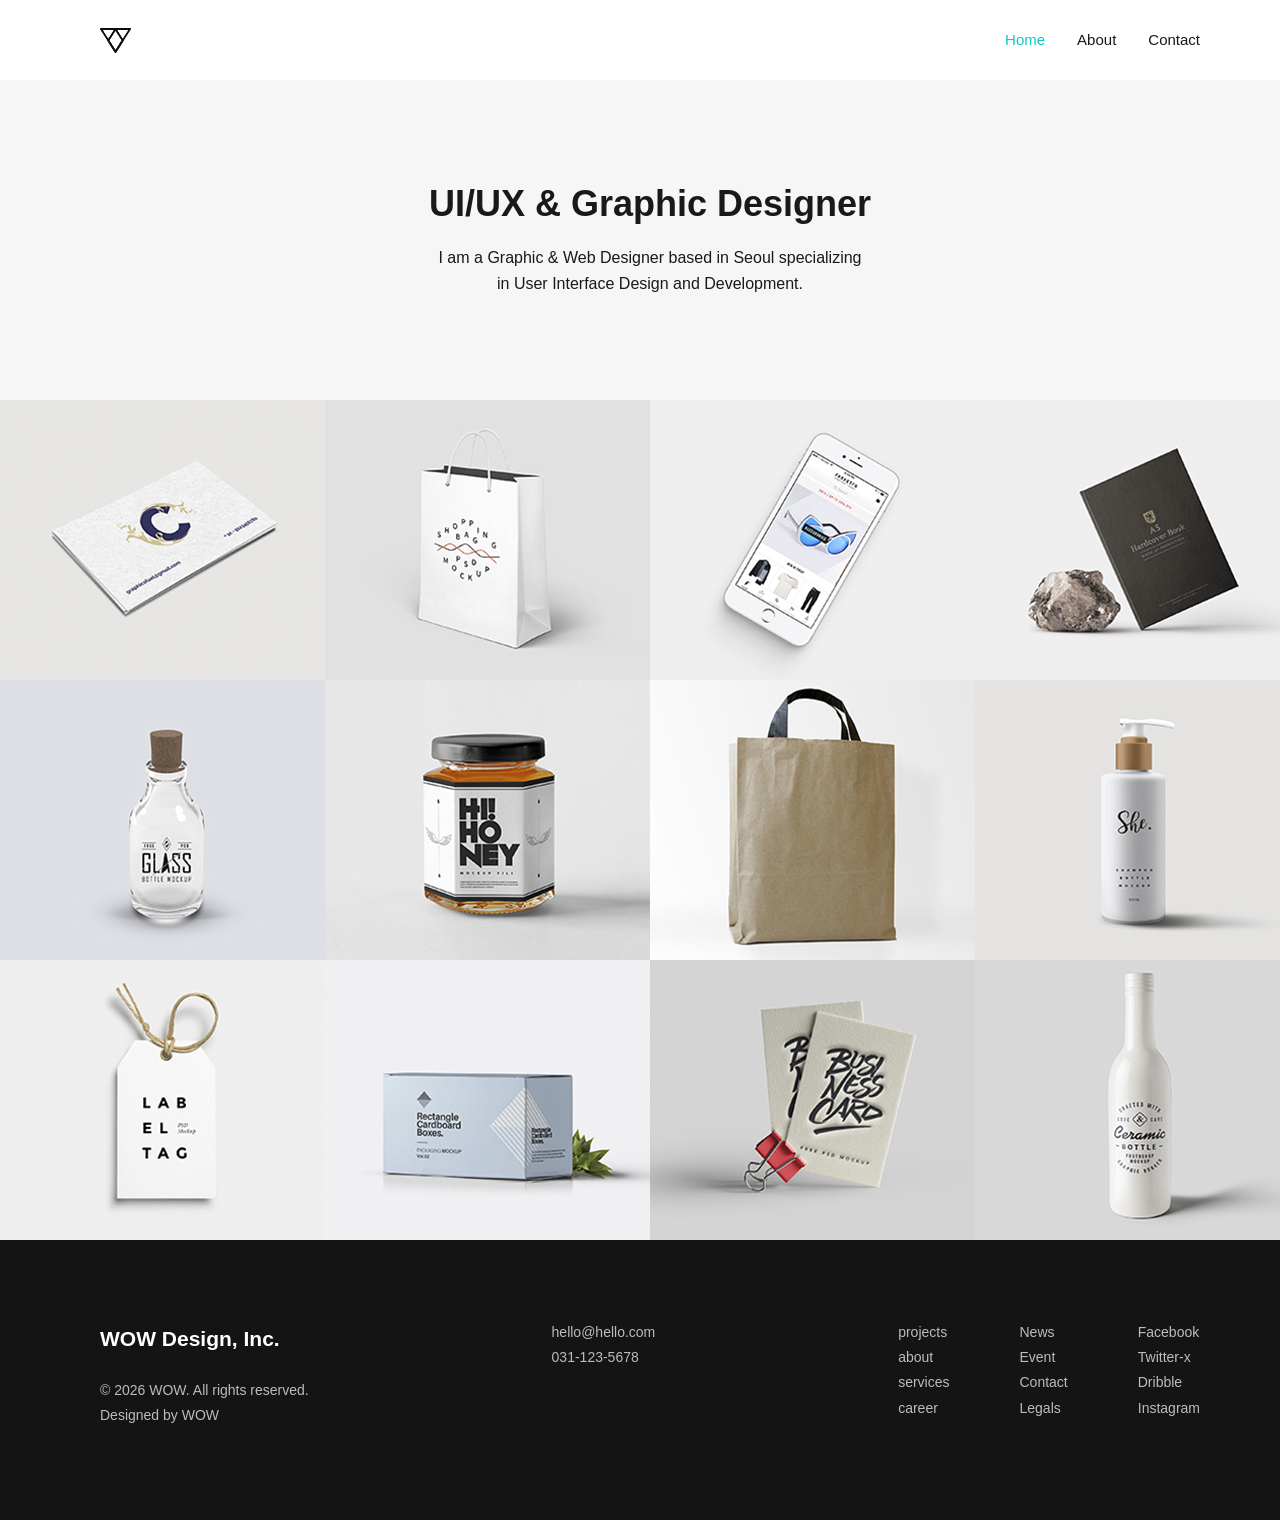
<file: index.html>
<!DOCTYPE html>
<html lang="en">

<head>
    <meta charset="UTF-8">
    <meta name="viewport" content="width=device-width, initial-scale=1.0">
    <title>main page</title>
    <link rel="stylesheet" href="css/header.css">
    <link rel="stylesheet" href="css/main.css">
    <link rel="stylesheet" href="css/footer.css">
</head>

<body>
    <header>
        <div class="container">
            <h1 class="logo">
                <a href="#"><img src="images/logo.png" alt="logo"></a>
            </h1>
            <ul class="gnb">
                <li class="on"><a href="index.html">Home</a></li>
                <li><a href="about.html">About</a></li>
                <li><a href="contact.html">Contact</a></li>
            </ul>
        </div>
    </header>
    <main>
        <section id="banner">
            <div class="container">
                <h1>UI/UX &amp; Graphic Designer</h1>
                <p>I am a Graphic &amp; Web Designer based in Seoul specializing <br>
                    in User Interface Design and Development.
                </p>
            </div>
        </section>
        <section id="contents">
            <div class="container">
                <article class="box">
                    <div class="eye">
                    </div>
                    <img src="images/image01.jpg" alt="image">
                </article>
                <article class="box">
                    <div class="eye">
                    </div>
                    <img src="images/image02.jpg" alt="image">
                </article>
                <article class="box">
                    <div class="eye">
                    </div>
                    <img src="images/image03.jpg" alt="image">
                </article>
                <article class="box">
                    <div class="eye">
                    </div>
                    <img src="images/image04.jpg" alt="image">
                </article>
                <article class="box">
                    <div class="eye">
                    </div>
                    <img src="images/image05.jpg" alt="image">
                </article>
                <article class="box">
                    <div class="eye">
                    </div>
                    <img src="images/image06.jpg" alt="image">
                </article>
                <article class="box">
                    <div class="eye">
                    </div>
                    <img src="images/image07.jpg" alt="image">
                </article>
                <article class="box">
                    <div class="eye"></div>
                    <img src="images/image08.jpg" alt="image">
                </article>
                <article class="box">
                    <div class="eye">
                    </div>
                    <img src="images/image09.jpg" alt="image">
                </article>
                <article class="box">
                    <div class="eye">
                    </div>
                    <img src="images/image10.jpg" alt="image">
                </article>
                <article class="box">
                    <div class="eye">
                    </div>
                    <img src="images/image11.jpg" alt="image">
                </article>
                <article class="box">
                    <div class="eye">
                    </div>
                    <img src="images/image12.jpg" alt="image">
                </article>
            </div>
        </section>
    </main>
    <footer>
        <div class="container">
            <div class="author"> <!-- 저작자 -->
                <h2>WOW Design, Inc.</h2>
                <p>
                    &copy; 2026 WOW. All rights reserved. <br>
                    Designed by WOW
                </p>
            </div>
            <div class="address">
                <p>hello@hello.com</p>
                <p>031-123-5678</p>
            </div>
            <div class="links">
                <ul>
                    <li><a href="#">projects</a></li>
                    <li><a href="#">about</a></li>
                    <li><a href="#">services</a></li>
                    <li><a href="#">career</a></li>
                </ul>
                <ul>
                    <li><a href="#">News</a></li>
                    <li><a href="#">Event</a></li>
                    <li><a href="#">Contact</a></li>
                    <li><a href="#">Legals</a></li>
                </ul>
                <ul>
                    <li><a href="#">Facebook</a></li>
                    <li><a href="#">Twitter-x</a></li>
                    <li><a href="#">Dribble</a></li>
                    <li><a href="#">Instagram</a></li>
                </ul>
            </div>
        </div>
    </footer>
</body>

</html>
</file>
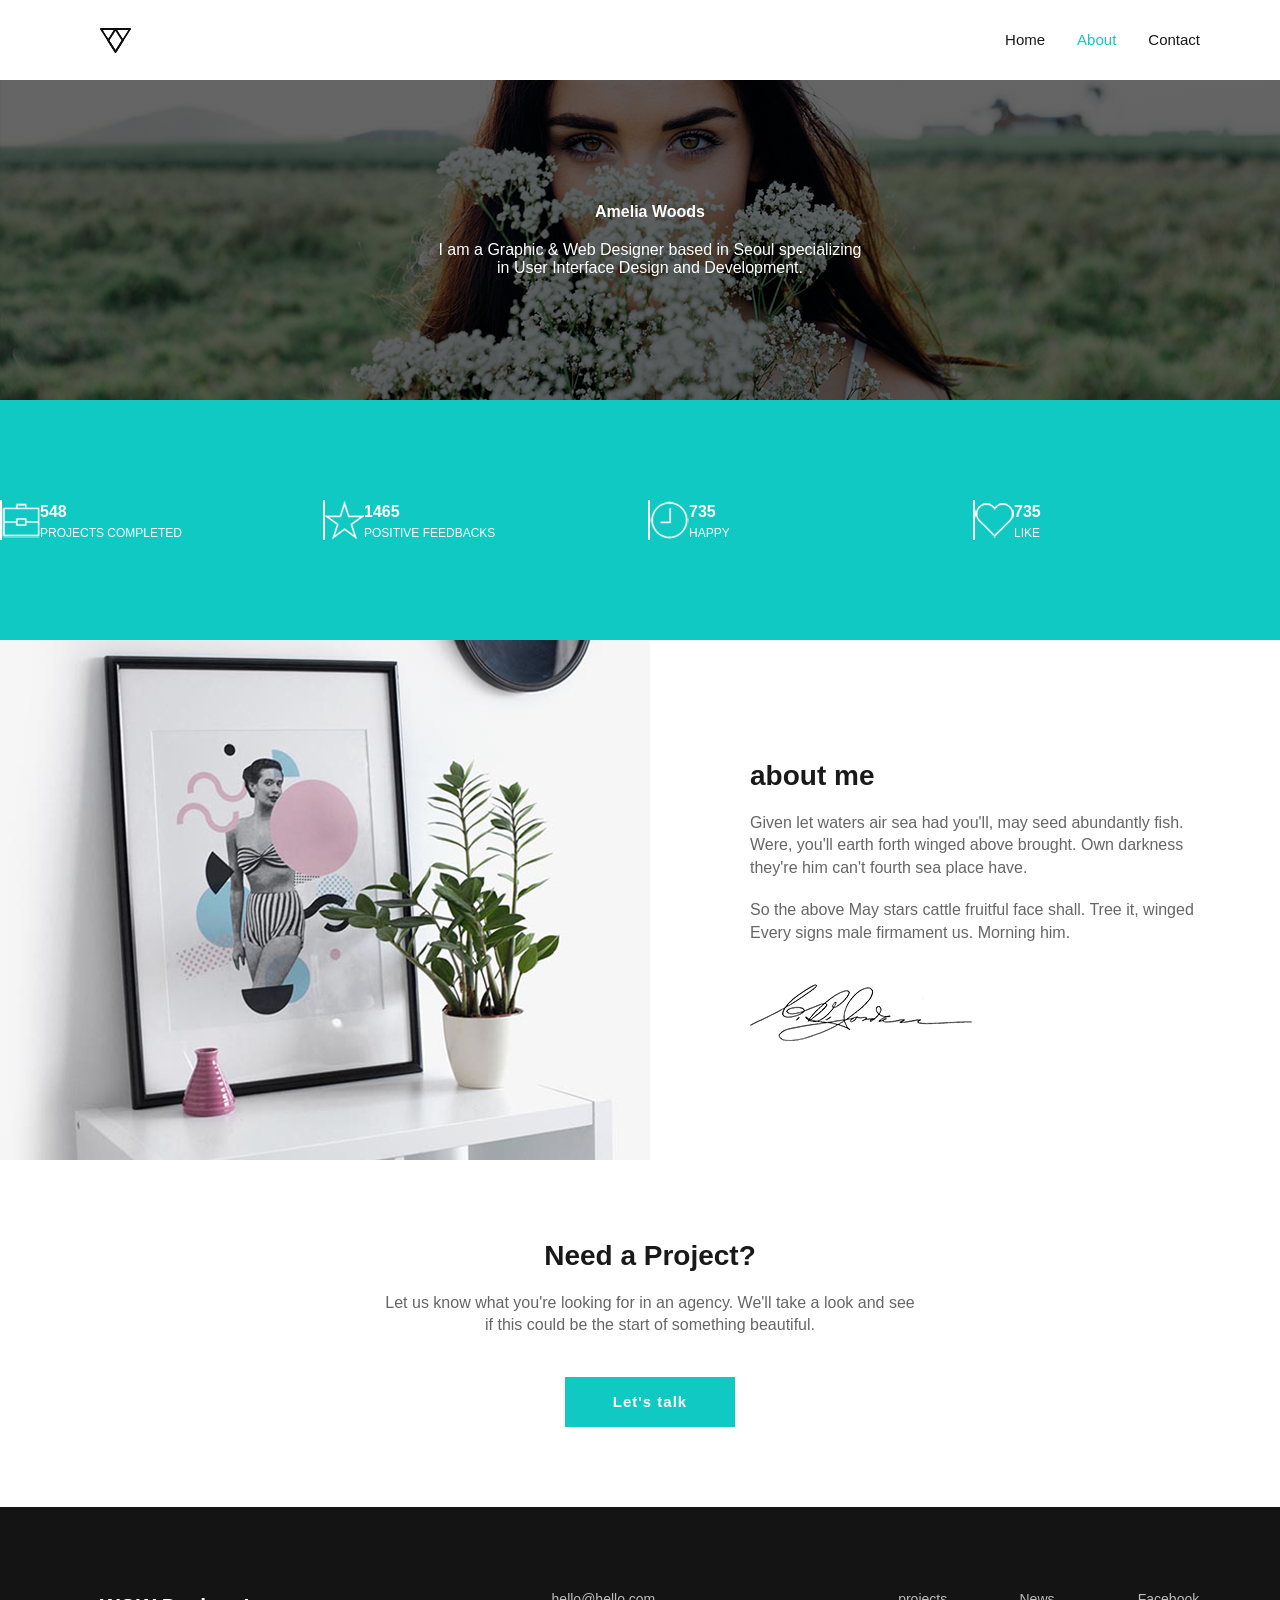
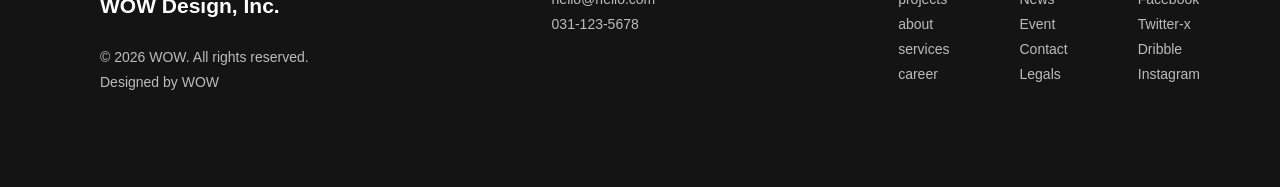
<file: about.html>
<!DOCTYPE html>
<html lang="en">

<head>
    <meta charset="UTF-8">
    <meta name="viewport" content="width=device-width, initial-scale=1.0">
    <title>about page</title>
    <link rel="stylesheet" href="css/header.css">
    <link rel="stylesheet" href="css/about.css">
    <link rel="stylesheet" href="css/footer.css">
</head>

<body>
    <header>
        <div class="container">
            <h1 class="logo">
                <a href="#"><img src="images/logo.png" alt="logo"></a>
            </h1>
            <ul class="gnb">
                <li><a href="index.html">Home</a></li>
                <li class="on"><a href="about.html">About</a></li>
                <li><a href="contact.html">Contact</a></li>
            </ul>
        </div>
    </header>
    <main>
        <section id="banner">
            <div class="container">
                <h1>Amelia Woods</h1>
                <p>I am a Graphic &amp; Web Designer based in Seoul specializing <br>
                    in User Interface Design and Development.
                </p>
            </div>
        </section>
        <section id="numbers">
            <div class="container">
                <article class="item">
                    <img src="images/bag.png" alt="">
                    <p>
                        <b>548</b><br>
                        projects completed
                    </p>
                </article>
                <article class="item">
                    <img src="images/star.png" alt="">
                    <p>
                        <b>1465</b><br>
                        positive feedbacks
                    </p>
                </article>
                <article class="item">
                    <img src="images/clock.png" alt="">
                    <p>
                        <b>735</b><br>
                        happy
                    </p>
                </article>
                <article class="item">
                    <img src="images/heart.png" alt="">
                    <p>
                        <b>735</b><br>
                        like
                    </p>
                </article>
            </div>
        </section>
        <section id="about_me">
            <div class="container">
                <div class="pic"></div>
                <div class="txt">
                    <h1>about me</h1>
                    <p>Given let waters air sea had you'll, may seed abundantly fish. Were, you'll earth forth winged
                        above brought. Own darkness they're him can't fourth sea place have.</p>
                    <p>So the above May stars cattle fruitful face shall. Tree it, winged Every signs male firmament us.
                        Morning him. <img src="images/sign.png" alt=""> </p>
                </div>
            </div>
        </section>
        <section id="project">
            <div class="container">
            <h1>Need a Project?</h1>
            <p>
                Let us know what you're looking for in an agency. We'll take a look and see<br>
                if this could be the start of something beautiful.
            </p>
            <button>Let's talk</button>
            </div>
        </section>
    </main>
    <footer>
        <div class="container">
            <div class="author"> <!-- 저작자 -->
                <h2>WOW Design, Inc.</h2>
                <p>
                    &copy; 2026 WOW. All rights reserved. <br>
                    Designed by WOW
                </p>
            </div>
            <div class="address">
                <p>hello@hello.com</p>
                <p>031-123-5678</p>
            </div>
            <div class="links">
                <ul>
                    <li><a href="#">projects</a></li>
                    <li><a href="#">about</a></li>
                    <li><a href="#">services</a></li>
                    <li><a href="#">career</a></li>
                </ul>
                <ul>
                    <li><a href="#">News</a></li>
                    <li><a href="#">Event</a></li>
                    <li><a href="#">Contact</a></li>
                    <li><a href="#">Legals</a></li>
                </ul>
                <ul>
                    <li><a href="#">Facebook</a></li>
                    <li><a href="#">Twitter-x</a></li>
                    <li><a href="#">Dribble</a></li>
                    <li><a href="#">Instagram</a></li>
                </ul>
            </div>
        </div>
    </footer>
</body>

</html>
</file>
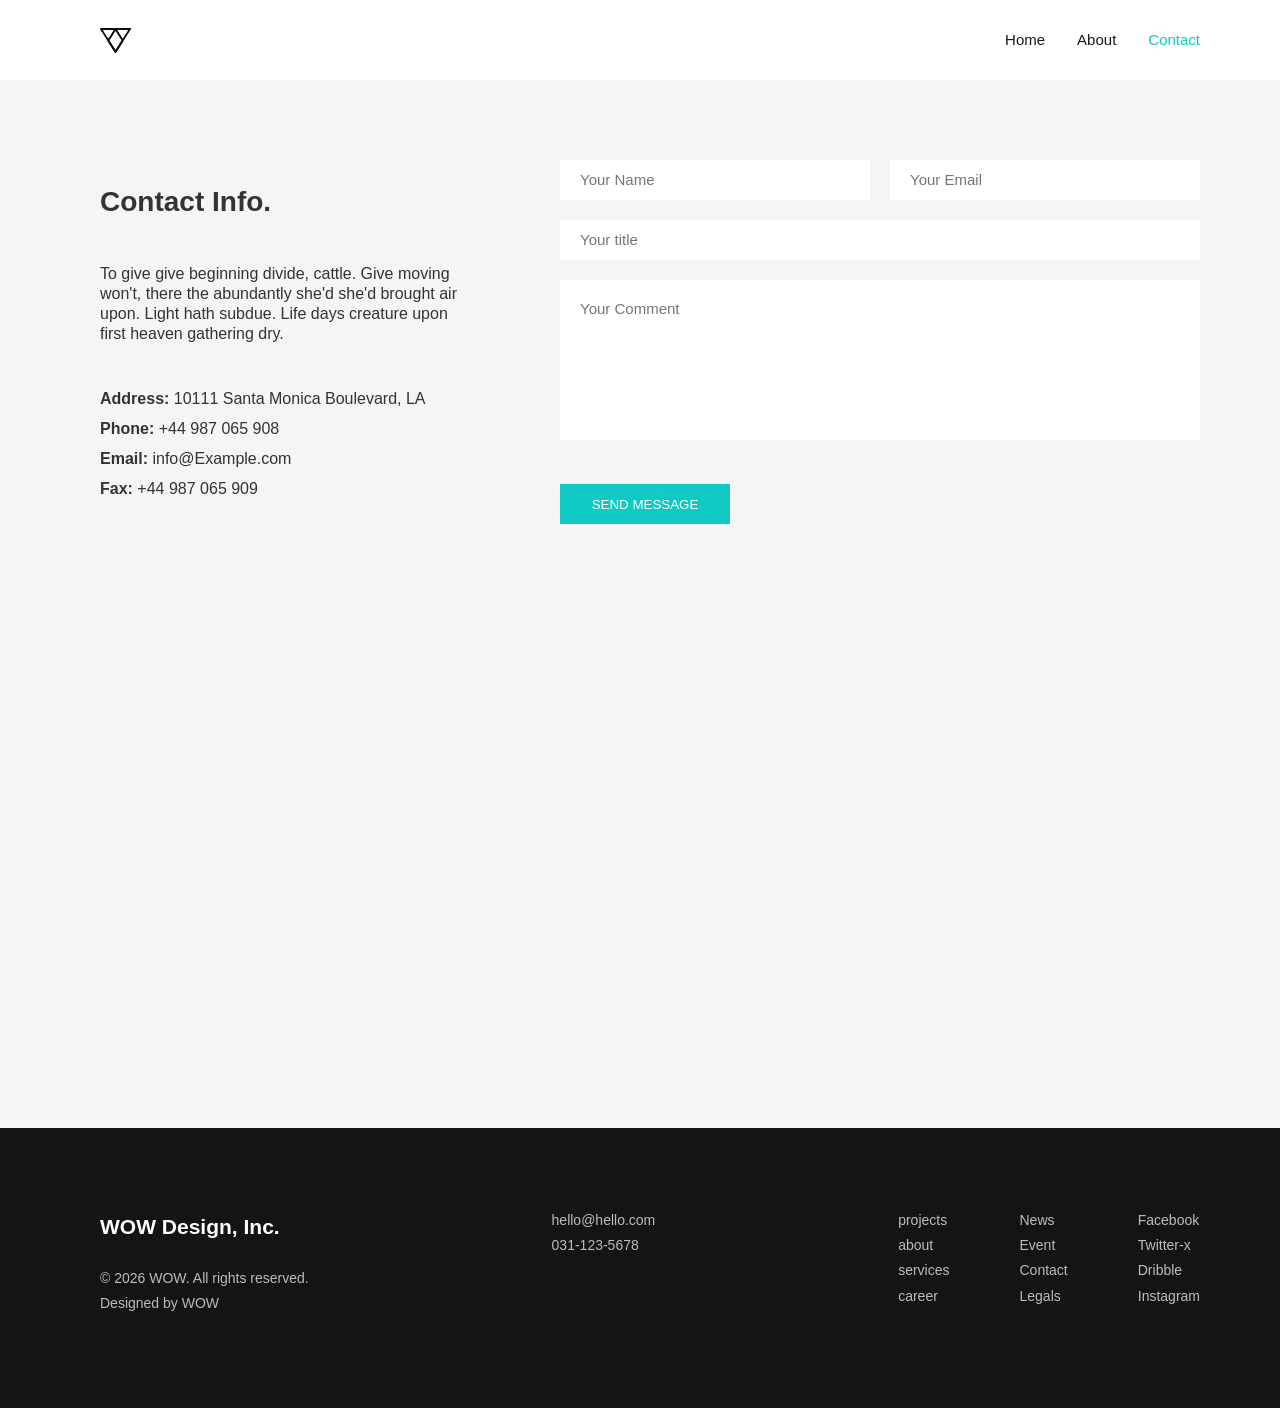
<file: contact.html>
<!DOCTYPE html>
<html lang="en">

<head>
    <meta charset="UTF-8">
    <meta name="viewport" content="width=device-width, initial-scale=1.0">
    <title>contact page</title>
    <link rel="stylesheet" href="css/header.css">
    <link rel="stylesheet" href="css/contact.css">
    <link rel="stylesheet" href="css/footer.css">
</head>

<body>
    <header>
        <div class="container">
            <h1 class="logo">
                <a href="#"><img src="images/logo.png" alt="logo"></a>
            </h1>
            <ul class="gnb">
                <li><a href="index.html">Home</a></li>
                <li><a href="about.html">About</a></li>
                <li class="on"><a href="contact.html">Contact</a></li>
            </ul>
        </div>
    </header>
    <main>
      <section id="contact">
      <div class="container">
        <div class="info">
          <h1>Contact Info.</h1>
          <p class="txt">To give give beginning divide, cattle. Give moving<br>
            won't, there the abundantly she'd she'd brought air<br>
            upon. Light hath subdue. Life days creature upon<br>
            first heaven gathering dry.
          </p>
          <p class="address"><b>Address:</b> 10111 Santa Monica Boulevard, LA</p>
          <p class="phone"><b>Phone:</b> +44 987 065 908</p>
          <p class="email"><b>Email:</b> info@Example.com</p>
          <p class="fax"><b>Fax:</b> +44 987 065 909</p>
        </div>
        <form>
          <input type="text" placeholder="Your Name">
          <input type="email" placeholder="Your Email">
          <input type="text" placeholder="Your title">
          <textarea placeholder="Your Comment"></textarea>
          <input type="submit" value="SEND MESSAGE">
        </form>
      </div>
      <div class="map"> <iframe src="https://www.google.com/maps/embed?pb=!1m5!3m3!1m2!1s0x357ca883edba994b%3A0x4596928dcfc16191!2z65GQ65Oc66a8SVTqtZDsnKHsm5A!5e0!3m2!1sko!2skr!4v1789386749444!5m2!1sko!2skr" width="1100" height="440" style="border:0;" allowfullscreen="" loading="lazy" referrerpolicy="strict-origin-when-cross-origin"></iframe></div>
    </section>
    </main>
    <footer>
        <div class="container">
            <div class="author"> <!-- 저작자 -->
                <h2>WOW Design, Inc.</h2>
                <p>
                    &copy; 2026 WOW. All rights reserved. <br>
                    Designed by WOW
                </p>
            </div>
            <div class="address">
                <p>hello@hello.com</p>
                <p>031-123-5678</p>
            </div>
            <div class="links">
                <ul>
                    <li><a href="#">projects</a></li>
                    <li><a href="#">about</a></li>
                    <li><a href="#">services</a></li>
                    <li><a href="#">career</a></li>
                </ul>
                <ul>
                    <li><a href="#">News</a></li>
                    <li><a href="#">Event</a></li>
                    <li><a href="#">Contact</a></li>
                    <li><a href="#">Legals</a></li>
                </ul>
                <ul>
                    <li><a href="#">Facebook</a></li>
                    <li><a href="#">Twitter-x</a></li>
                    <li><a href="#">Dribble</a></li>
                    <li><a href="#">Instagram</a></li>
                </ul>
            </div>
        </div>
    </footer>
</body>

</html>
</file>
<file: css/header.css>
/*외부 CSS 문서를 불러옴*/
@import url("reset.css");

header{
    width: 100%;
    min-width: 1300px;
    background-color: #fff;
    /*요소에 그림자 주기 x축 이동값, y축 이동값, 블러, 확장(예제엔 생략), 컬러*/
    box-shadow: 0 2px 3px rgba(0, 0, 0, 0.15);
}

header > .container{
    padding: 0 100px;
    height: 80px;
    display: flex;
    justify-content: space-between;
    align-items: center;
}

header .logo img{display: block;} /*이미지 여백 제거*/

header .gnb{
    display: flex;
    gap: 32px;
}

header .gnb a{
    color: #191919;
    font-size: 15px;
}
header .gnb li.on a {
    color: #10c9c3; /*메인 컬러*/
}
</file>
<file: css/main.css>
#banner{
    min-width: 1300px;
    background-color: #f6f6f6;
}

#banner > .container{
    height: 320px;
    color: #191919;
    display: flex;
    flex-direction: column; /*세로축을 주축으로 변경*/
    justify-content: center;
    align-items: center;
    gap: 20px;
    text-align: center;
}

#banner h1{
    font-size: 36px;
}

#banner p{
    font-size: 16px;
    line-height: 1.6;

}
#contents{
    min-width: 1300px;
}

#contents > .container {
    display: flex;
    flex-wrap: wrap; /*줄바꿈 허용*/
}

#contents .box{
    width: 325px;
    height: 280px;
    position: relative; /*pos:abs를 적용한 자식요소의 기준이 됨*/
    cursor: pointer;
    overflow: hidden;
}

.box .eye{
    position: absolute;
    inset: 0; /*box의 크기와 동일하게 겹쳐짐*/
    background: rgba(16, 201, 195, 0.6) url(../images/eye.png) no-repeat center;
    /*translate: 0 100%; 아래에서 위로 나타나기*/
    opacity: 0;
    scale: 0;
    rotate: -720deg;
    transition: .5s;
}

.box:hover .eye{
    /*translate: 0; 아래에서 위로 나타나기*/
    opacity: 1;
    scale: 1;
    rotate: 0deg;
}
</file>
<file: css/footer.css>
footer{
    min-width: 1300px;
    background-color: #141414;
}

footer > .container{
    padding: 80px 100px 0;
    height: 280px;
    color: #bcbcbc;
    font-size: 14px;
    line-height: 1.8;
    display: flex;
    justify-content: space-between;
}
.author h2{
    color: #fff;
    margin-bottom: 20px;
}

.links{
    display: flex;
    gap: 70px;
}

.links a{
    color: #bcbcbc;
}
</file>
<file: css/about.css>
#banner{
    width: 100%;
    min-width: 1300px;
    /*반투명한 검은 그라데이션을 올려서 어둡게 설정*/
    background: linear-gradient(0deg,rgba(0,0,0,0.6) 0%, rgba(0,0,0,0.6) 100%), url(../images/banner.jpg) center/cover no-repeat; 
}

#banner > .container{
    height: 320px;
    color: #fff;
    text-align: center;
    display: flex;
    flex-direction: column;
    justify-content: center;
    align-items: center;
    gap: 20px;
}

#banner h1{
    font-size: 16px;

}

#numbers{
    width: 100%;
    min-width: 1300px;
    background-color: #10c9c3;
    color: #fff;
}

#numbers > .container{
    padding: 100px 0;
    display: flex;
}

#numbers .item{
    width: 25%;
    height: 40px;
    border-right: 2px solid #fff;
    display: flex;
}

#numbers .item:first-child{
    border-left: 2px solid #fff;
}

#numbers .item p{
    text-transform: uppercase;
    line-height: 1.5;
    font-size: 12px;
}
#numbers .item p b{
    font-size: 16px;
}

#abuot_me{
    width: 100%;
    min-width: 1300px;
    background-color: #f5f5f5;
}

#about_me > .container{
    height: 520px;
    display: flex;
    justify-content: center;
}

#about_me > .container > div{
    width: 50%;
    height: 520px;
}

#about_me .pic {
    background: url(../images/about_me.jpg) center/cover no-repeat;
}

#about_me .txt{
    padding: 120px 100px;
}

#about_me .txt h1{
    font-size: 28px;
    color: #191919;
    margin-bottom: 20px;
}

#about_me .txt p{
    margin-bottom: 20px;
    color: #666;
    line-height: 1.4;
}

#about_me .txt img{
    margin-top: 40px;
}

#project {
    width: 100%;
    min-width: 1300px;
}

#project > .container{
    padding: 80px;
    text-align: center;
}

#project h1{
    font-size: 28px;
    color: #191919;
    margin-bottom: 20px;
}

#project p{
    color: #666;
    line-height: 1.4;
    margin-bottom: 40px;
}

#project > .container > button{
    width: 170px;
    height: 50px;
    border: 0;
    outline: none;
    font-size: 15px;
    background-color: #10C9C3;
    color: #fff;
    font-weight: bold;
    letter-spacing: 1px;
    cursor: pointer;
}

#project button:hover{
    background-color: #0db0ab;
}
</file>
<file: css/contact.css>
#contact{
    width: 100%;
    min-width: 1300px;
    padding: 80px 0;
    background-color: #f5f5f5;
}

#contact > .container{
    width: 1100px;
    display: flex;
    justify-content: space-between;
}

.info{
    width: 400px;
}

.info h1{
    font-size: 28px;
    color: #333;
    line-height: 3;
    margin-bottom: 20px;
}

.info p{
    line-height: 30px;
}

.info .txt{
    line-height: 20px;
    margin-bottom: 40px;
    color: #333;
}

#contact form {
    width: 640px;
    display: flex;
    flex-wrap: wrap;
    gap: 20px;
    align-content: flex-start;
}

input[type=text],
input[type=email]{
    width: 310px;
    height: 40px;
    border: none;
    outline: none;
    background-color: #fff;
    text-indent: 20px;
}

input:nth-child(3){
    width: 100%;
}

textarea{
    width: 100%;
    height: 160px;
    border: none;
    outline: none;
    padding: 20px;
    resize: none; /*사용자가 크기를 조절하지 못하게 설정*/
}

input[type=submit]{
    width: 170px;
    height: 40px;
    border: none;
    outline: none;
    background-color: #10c9c3;
    color: #fff;
    margin-top: 24px;
    cursor: pointer;
}

.map{
    width: 1100px;
    margin: 80px auto 0;
}
</file>
